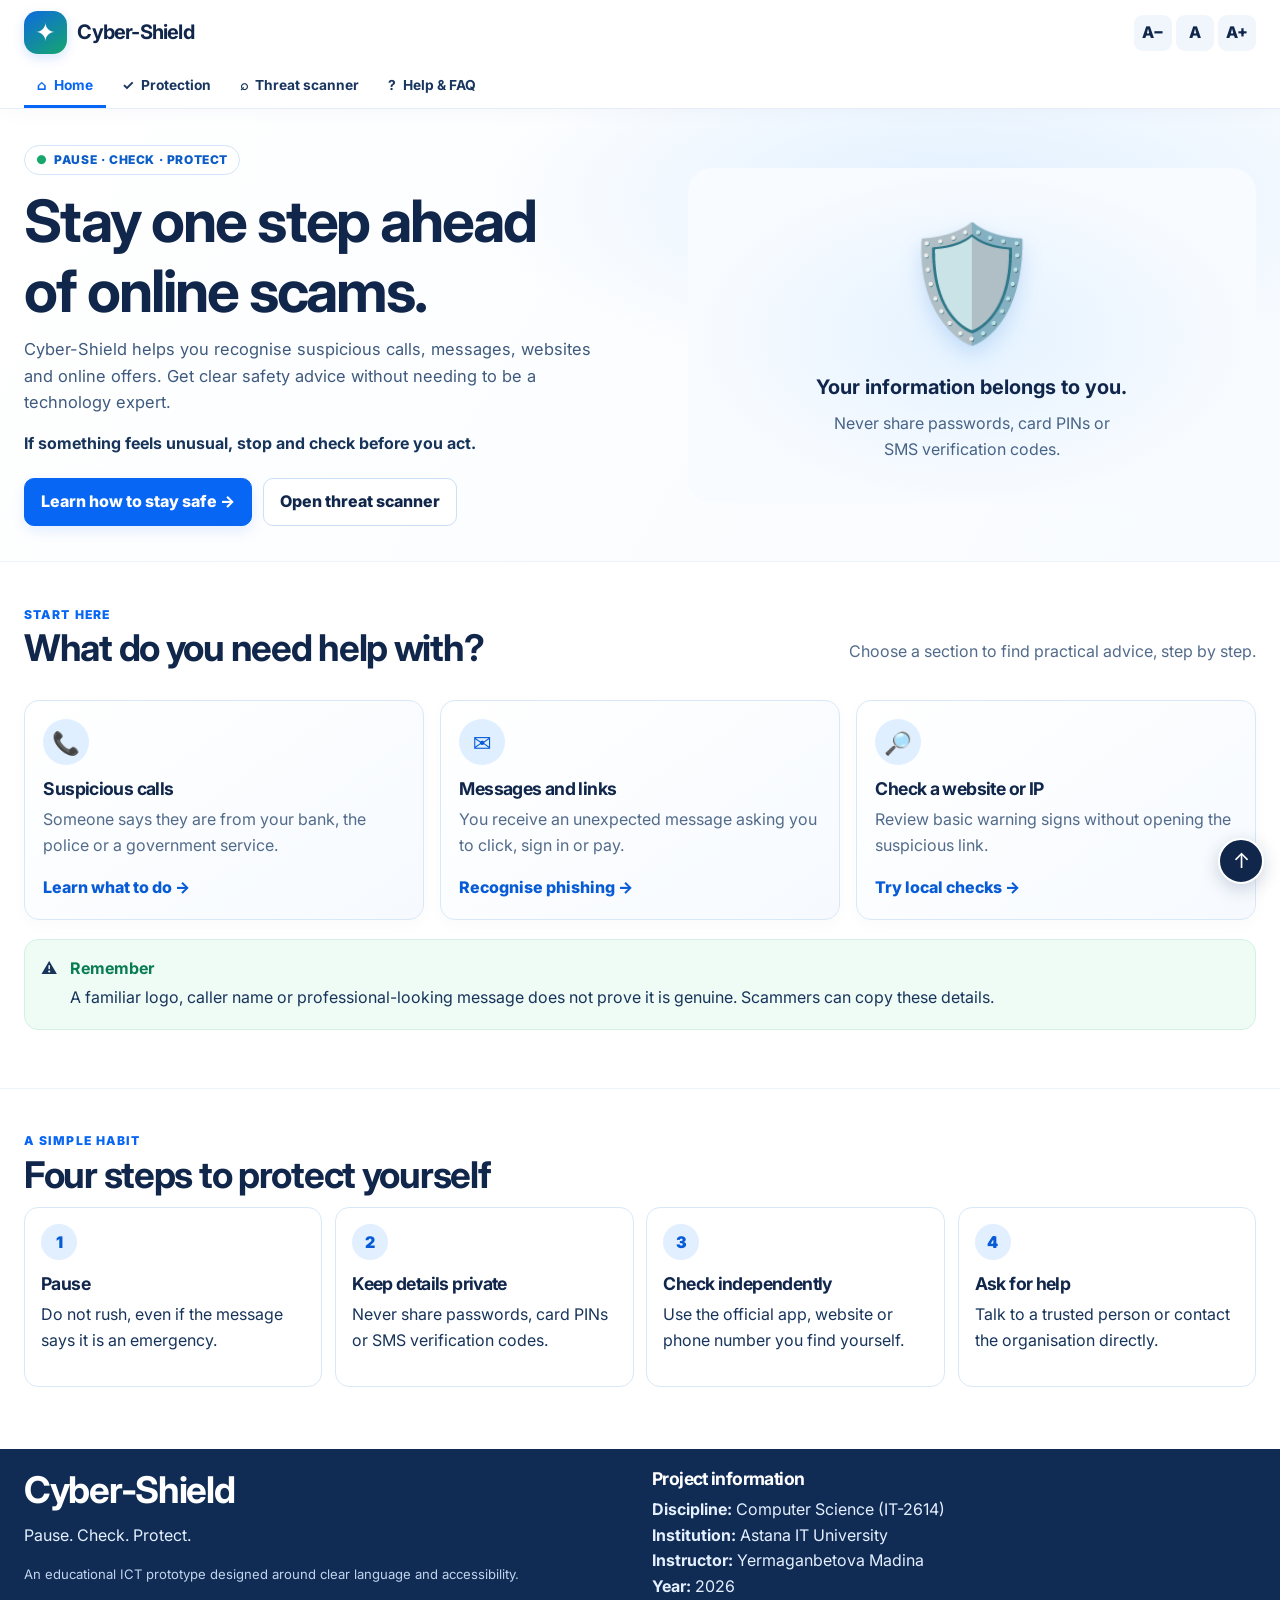
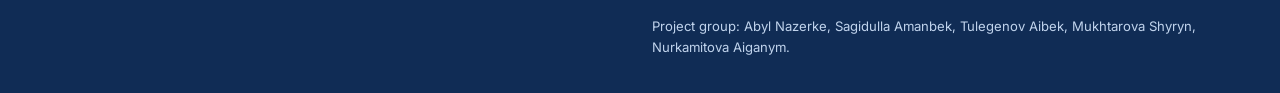
<file: index.html>
<!doctype html><html lang="en"><head><meta charset="utf-8"><meta name="viewport" content="width=device-width,initial-scale=1"><meta name="description" content="Recognise online scams and find safer next steps."><title>Home | Cyber-Shield</title><link rel="stylesheet" href="styles.css"></head><body><a class="skip" href="#main">Skip to main content</a><header class="topbar" id="top"><div class="shell"><div class="toprow"><a class="brand" href="index.html"><span class="logo" aria-hidden="true">✦</span><span><strong>Cyber-Shield</strong><small>Simple guidance for a safer digital life</small></span></a><div class="tools" aria-label="Accessibility controls"><span>Text size</span><button class="tool" data-font="down" aria-label="Decrease text size">A−</button><button class="tool" data-font="reset" aria-label="Reset text size">A</button><button class="tool" data-font="up" aria-label="Increase text size">A+</button></div></div><div class="navwrap"><nav class="nav" aria-label="Main navigation"><a href="index.html" aria-current="page"><span aria-hidden="true">⌂</span> Home</a><a href="protect.html"><span aria-hidden="true">✓</span> Protection</a><a href="scanner.html"><span aria-hidden="true">⌕</span> Threat scanner</a><a href="help.html"><span aria-hidden="true">?</span> Help & FAQ</a></nav></div></div></header><main id="main"><section class="hero"><div class="shell hero-grid"><div><span class="eyebrow">PAUSE · CHECK · PROTECT</span><h1>Stay one step ahead of online scams.</h1><p class="lead">Cyber-Shield helps you recognise suspicious calls, messages, websites and online offers. Get clear safety advice without needing to be a technology expert.</p><p><strong>If something feels unusual, stop and check before you act.</strong></p><div class="actions"><a class="btn" href="protect.html">Learn how to stay safe →</a><a class="btn alt" href="scanner.html">Open threat scanner</a></div></div><aside class="visual"><div class="shield" aria-hidden="true">🛡️</div><strong>Your information belongs to you.</strong><p>Never share passwords, card PINs or SMS verification codes.</p></aside></div></section><section class="section"><div class="shell"><div class="section-head"><div><span class="kicker">Start here</span><h2>What do you need help with?</h2></div><p>Choose a section to find practical advice, step by step.</p></div><div class="cards"><article class="card"><div class="iconbox">📞</div><h3>Suspicious calls</h3><p>Someone says they are from your bank, the police or a government service.</p><a class="arrow" href="protect.html#calls">Learn what to do →</a></article><article class="card"><div class="iconbox">✉️</div><h3>Messages and links</h3><p>You receive an unexpected message asking you to click, sign in or pay.</p><a class="arrow" href="protect.html#phishing">Recognise phishing →</a></article><article class="card"><div class="iconbox">🔎</div><h3>Check a website or IP</h3><p>Review basic warning signs without opening the suspicious link.</p><a class="arrow" href="scanner.html">Try local checks →</a></article></div><div class="callout"><span>⚠️</span><div><strong>Remember</strong><p>A familiar logo, caller name or professional-looking message does not prove it is genuine. Scammers can copy these details.</p></div></div></div></section><section class="section"><div class="shell"><span class="kicker">A simple habit</span><h2>Four steps to protect yourself</h2><div class="steps"><article class="step"><h3>Pause</h3><p>Do not rush, even if the message says it is an emergency.</p></article><article class="step"><h3>Keep details private</h3><p>Never share passwords, card PINs or SMS verification codes.</p></article><article class="step"><h3>Check independently</h3><p>Use the official app, website or phone number you find yourself.</p></article><article class="step"><h3>Ask for help</h3><p>Talk to a trusted person or contact the organisation directly.</p></article></div></div></section></main><footer class="footer"><div class="shell footer-grid"><div><h2>Cyber-Shield</h2><p>Pause. Check. Protect.</p><p class="footnote">An educational ICT prototype designed around clear language and accessibility.</p></div><div><h3>Project information</h3><p><strong>Discipline:</strong> Computer Science (IT-2614)<br><strong>Institution:</strong> Astana IT University<br><strong>Instructor:</strong> Yermaganbetova Madina<br><strong>Year:</strong> 2026</p><p class="footnote">Project group: Abyl Nazerke, Sagidulla Amanbek, Tulegenov Aibek, Mukhtarova Shyryn, Nurkamitova Aiganym.</p></div></div></footer><button class="backtop" id="backTop" aria-label="Back to top" title="Back to top">↑</button><script src="script.js"></script></body></html>
</file>
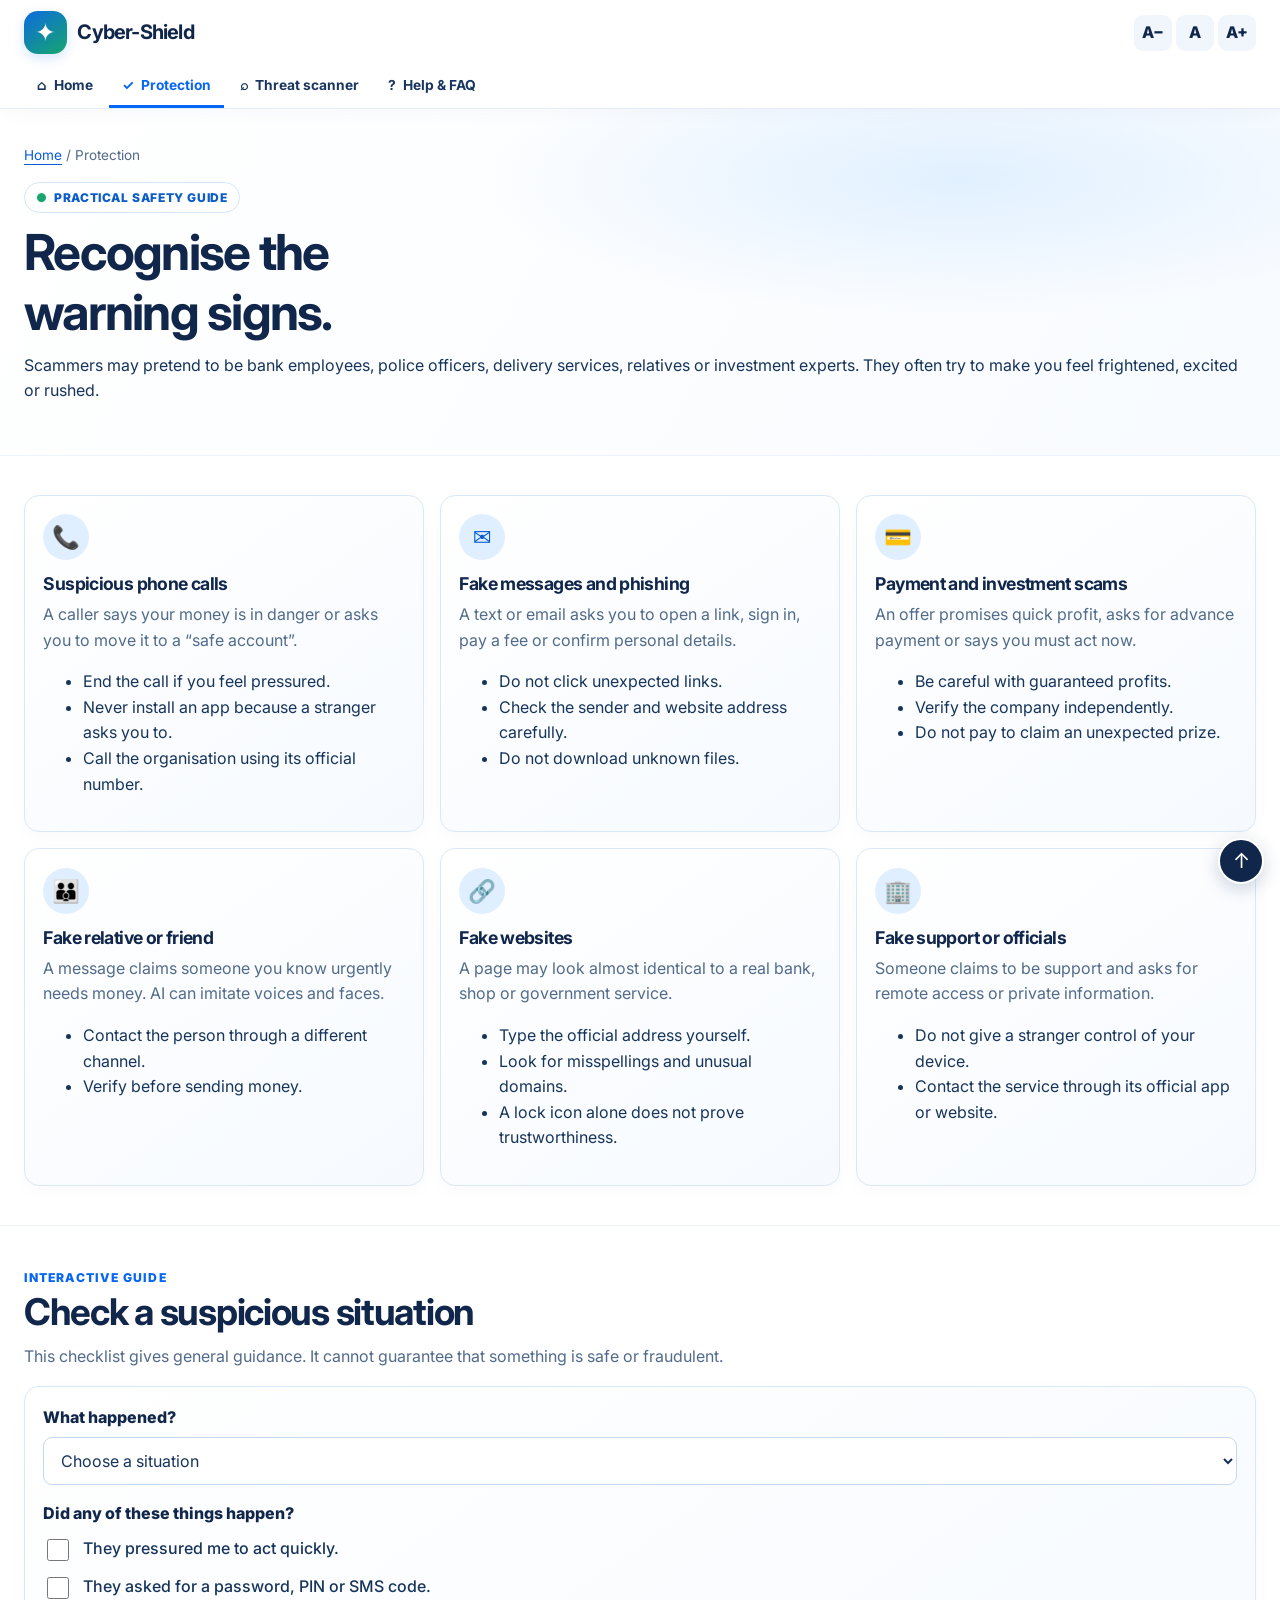
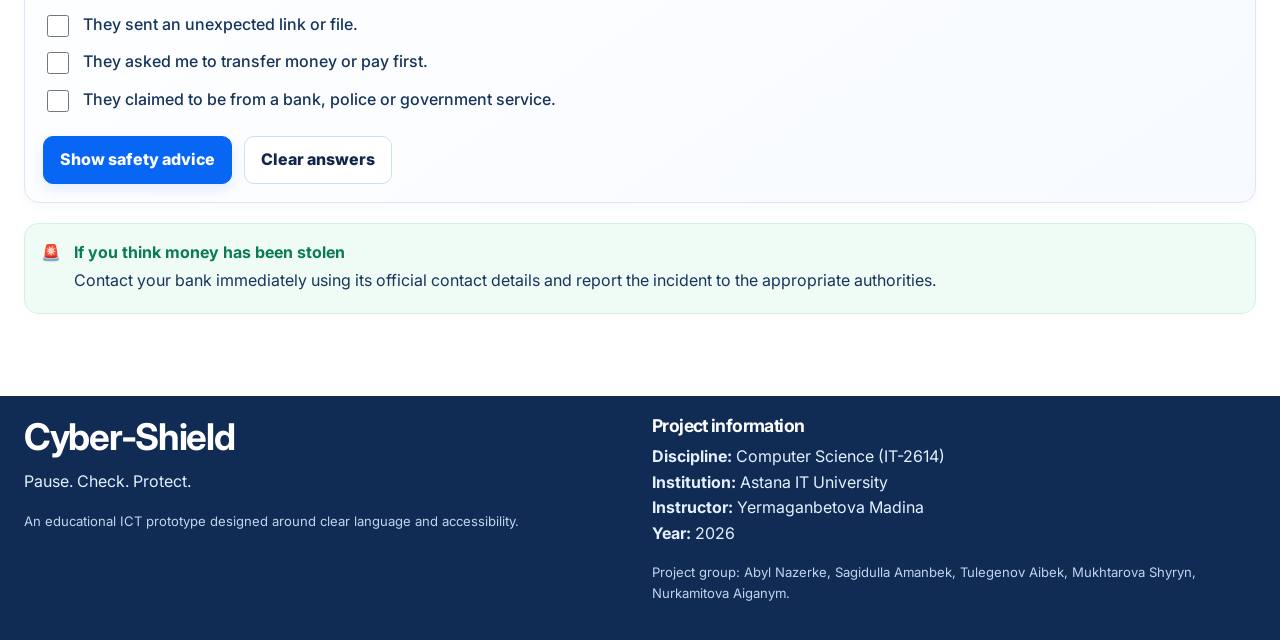
<file: protect.html>
<!doctype html><html lang="en"><head><meta charset="utf-8"><meta name="viewport" content="width=device-width,initial-scale=1"><meta name="description" content="Learn to recognise suspicious calls, phishing messages and scams."><title>Protection | Cyber-Shield</title><link rel="stylesheet" href="styles.css"></head><body><a class="skip" href="#main">Skip to main content</a><header class="topbar" id="top"><div class="shell"><div class="toprow"><a class="brand" href="index.html"><span class="logo" aria-hidden="true">✦</span><span><strong>Cyber-Shield</strong><small>Simple guidance for a safer digital life</small></span></a><div class="tools" aria-label="Accessibility controls"><span>Text size</span><button class="tool" data-font="down" aria-label="Decrease text size">A−</button><button class="tool" data-font="reset" aria-label="Reset text size">A</button><button class="tool" data-font="up" aria-label="Increase text size">A+</button></div></div><div class="navwrap"><nav class="nav" aria-label="Main navigation"><a href="index.html"><span aria-hidden="true">⌂</span> Home</a><a href="protect.html" aria-current="page"><span aria-hidden="true">✓</span> Protection</a><a href="scanner.html"><span aria-hidden="true">⌕</span> Threat scanner</a><a href="help.html"><span aria-hidden="true">?</span> Help & FAQ</a></nav></div></div></header><main id="main"><section class="pagehero"><div class="shell"><div class="breadcrumb"><a href="index.html">Home</a> / Protection</div><span class="eyebrow">PRACTICAL SAFETY GUIDE</span><h1>Recognise the warning signs.</h1><p>Scammers may pretend to be bank employees, police officers, delivery services, relatives or investment experts. They often try to make you feel frightened, excited or rushed.</p></div></section><section class="section"><div class="shell"><div class="cards"><article class="card" id="calls"><div class="iconbox">📞</div><h3>Suspicious phone calls</h3><p>A caller says your money is in danger or asks you to move it to a “safe account”.</p><ul><li>End the call if you feel pressured.</li><li>Never install an app because a stranger asks you to.</li><li>Call the organisation using its official number.</li></ul></article><article class="card" id="phishing"><div class="iconbox">✉️</div><h3>Fake messages and phishing</h3><p>A text or email asks you to open a link, sign in, pay a fee or confirm personal details.</p><ul><li>Do not click unexpected links.</li><li>Check the sender and website address carefully.</li><li>Do not download unknown files.</li></ul></article><article class="card"><div class="iconbox">💳</div><h3>Payment and investment scams</h3><p>An offer promises quick profit, asks for advance payment or says you must act now.</p><ul><li>Be careful with guaranteed profits.</li><li>Verify the company independently.</li><li>Do not pay to claim an unexpected prize.</li></ul></article><article class="card"><div class="iconbox">👪</div><h3>Fake relative or friend</h3><p>A message claims someone you know urgently needs money. AI can imitate voices and faces.</p><ul><li>Contact the person through a different channel.</li><li>Verify before sending money.</li></ul></article><article class="card"><div class="iconbox">🔗</div><h3>Fake websites</h3><p>A page may look almost identical to a real bank, shop or government service.</p><ul><li>Type the official address yourself.</li><li>Look for misspellings and unusual domains.</li><li>A lock icon alone does not prove trustworthiness.</li></ul></article><article class="card"><div class="iconbox">🏢</div><h3>Fake support or officials</h3><p>Someone claims to be support and asks for remote access or private information.</p><ul><li>Do not give a stranger control of your device.</li><li>Contact the service through its official app or website.</li></ul></article></div></div></section><section class="section" id="situation-check"><div class="shell"><span class="kicker">Interactive guide</span><h2>Check a suspicious situation</h2><p class="muted">This checklist gives general guidance. It cannot guarantee that something is safe or fraudulent.</p><div class="panel"><form id="situationForm"><div class="field"><label for="situation">What happened?</label><select id="situation" required><option value="">Choose a situation</option><option value="call">Someone called me</option><option value="message">I received a text or email</option><option value="website">I was asked to visit a website</option><option value="payment">Someone asked me to send money</option><option value="account">Someone asked for account or verification details</option><option value="offer">I received an investment, prize or job offer</option></select></div><div class="legend">Did any of these things happen?</div><div class="checkrow"><input type="checkbox" id="pressure" name="warning" value="pressure"><label for="pressure">They pressured me to act quickly.</label></div><div class="checkrow"><input type="checkbox" id="code" name="warning" value="code"><label for="code">They asked for a password, PIN or SMS code.</label></div><div class="checkrow"><input type="checkbox" id="link" name="warning" value="link"><label for="link">They sent an unexpected link or file.</label></div><div class="checkrow"><input type="checkbox" id="money" name="warning" value="money"><label for="money">They asked me to transfer money or pay first.</label></div><div class="checkrow"><input type="checkbox" id="identity" name="warning" value="identity"><label for="identity">They claimed to be from a bank, police or government service.</label></div><div class="actions"><button class="btn" type="submit">Show safety advice</button><button class="btn alt" type="reset">Clear answers</button></div></form><div class="result" id="situationResult" role="status" aria-live="polite" tabindex="-1"></div></div><div class="callout"><span>🚨</span><div><strong>If you think money has been stolen</strong><p>Contact your bank immediately using its official contact details and report the incident to the appropriate authorities.</p></div></div></div></section></main><footer class="footer"><div class="shell footer-grid"><div><h2>Cyber-Shield</h2><p>Pause. Check. Protect.</p><p class="footnote">An educational ICT prototype designed around clear language and accessibility.</p></div><div><h3>Project information</h3><p><strong>Discipline:</strong> Computer Science (IT-2614)<br><strong>Institution:</strong> Astana IT University<br><strong>Instructor:</strong> Yermaganbetova Madina<br><strong>Year:</strong> 2026</p><p class="footnote">Project group: Abyl Nazerke, Sagidulla Amanbek, Tulegenov Aibek, Mukhtarova Shyryn, Nurkamitova Aiganym.</p></div></div></footer><button class="backtop" id="backTop" aria-label="Back to top" title="Back to top">↑</button><script src="script.js"></script></body></html>
</file>
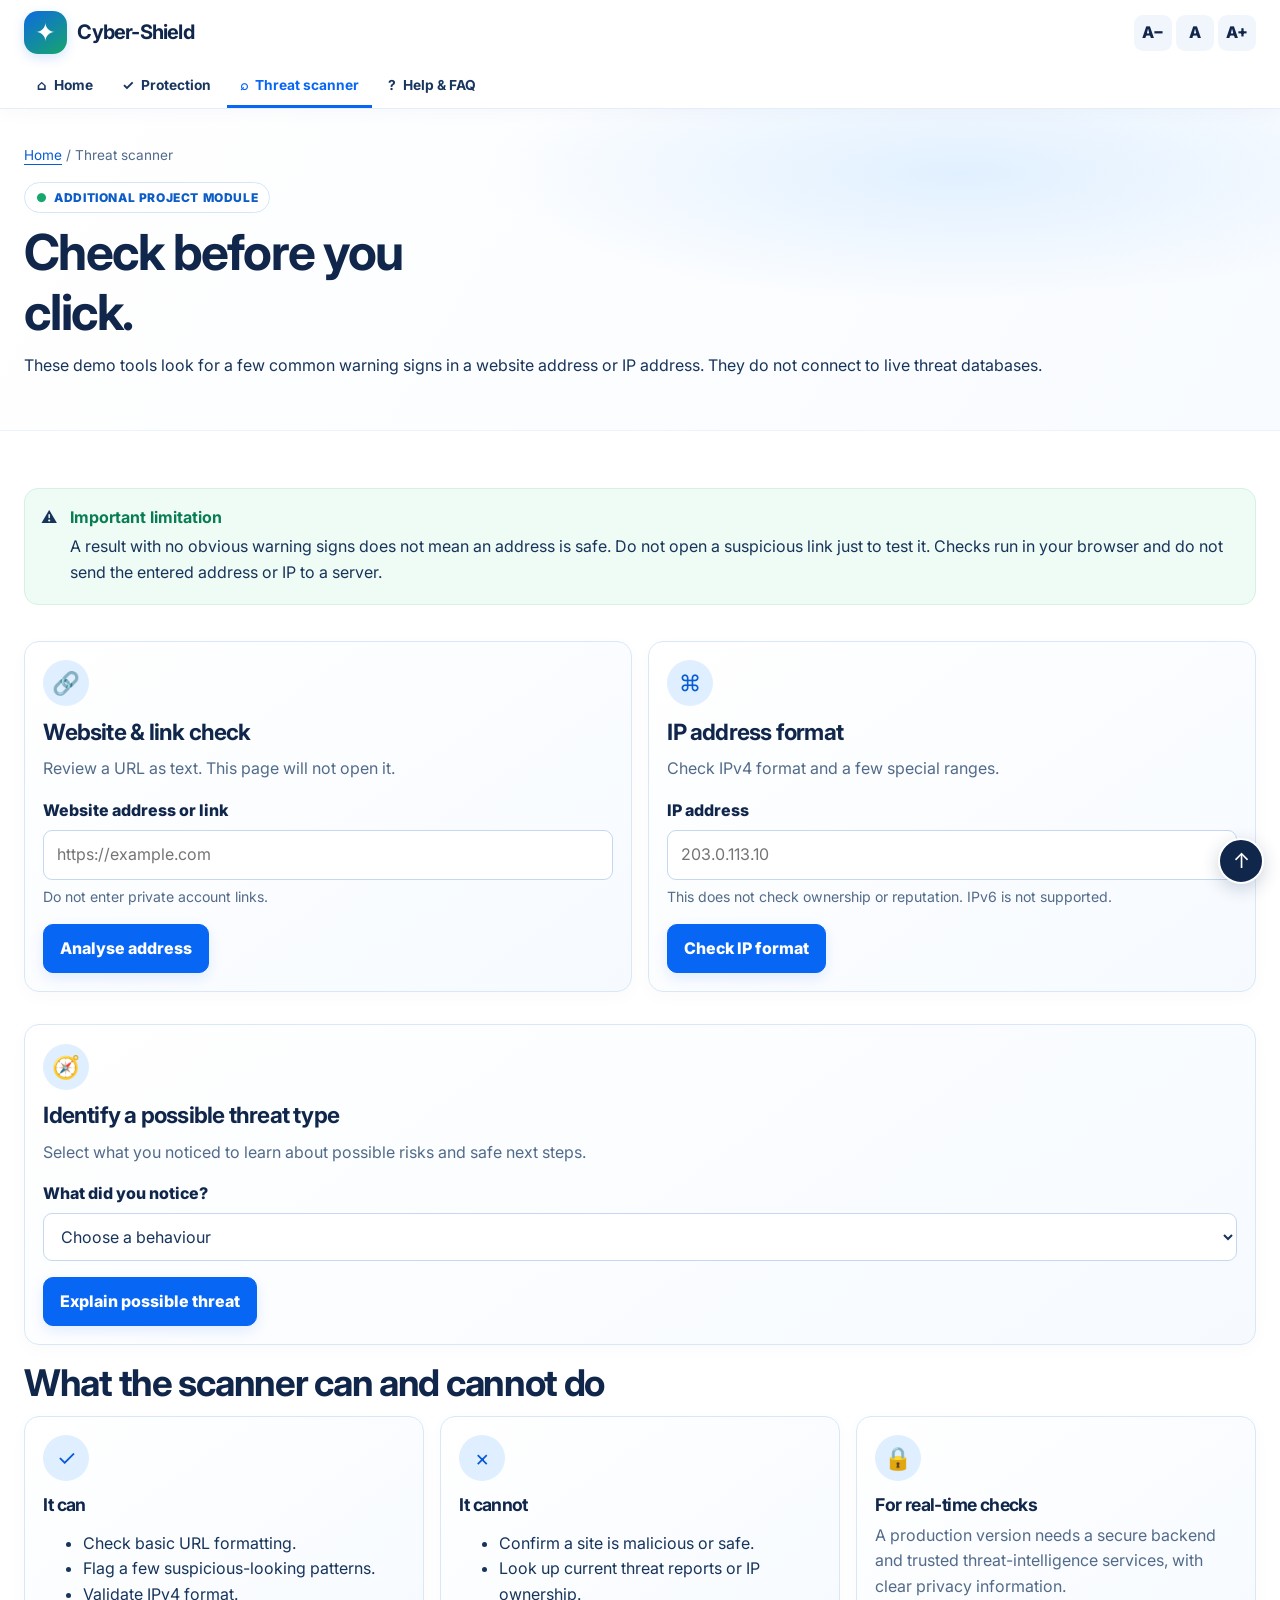
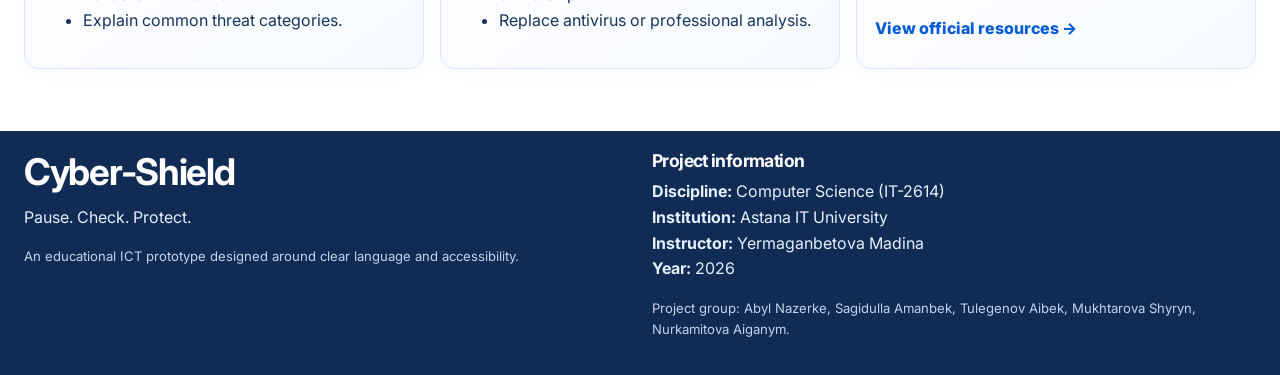
<file: scanner.html>
<!doctype html><html lang="en"><head><meta charset="utf-8"><meta name="viewport" content="width=device-width,initial-scale=1"><meta name="description" content="Review basic warning signs in a URL or IP address."><title>Threat Scanner | Cyber-Shield</title><link rel="stylesheet" href="styles.css"></head><body><a class="skip" href="#main">Skip to main content</a><header class="topbar" id="top"><div class="shell"><div class="toprow"><a class="brand" href="index.html"><span class="logo" aria-hidden="true">✦</span><span><strong>Cyber-Shield</strong><small>Simple guidance for a safer digital life</small></span></a><div class="tools" aria-label="Accessibility controls"><span>Text size</span><button class="tool" data-font="down" aria-label="Decrease text size">A−</button><button class="tool" data-font="reset" aria-label="Reset text size">A</button><button class="tool" data-font="up" aria-label="Increase text size">A+</button></div></div><div class="navwrap"><nav class="nav" aria-label="Main navigation"><a href="index.html"><span aria-hidden="true">⌂</span> Home</a><a href="protect.html"><span aria-hidden="true">✓</span> Protection</a><a href="scanner.html" aria-current="page"><span aria-hidden="true">⌕</span> Threat scanner</a><a href="help.html"><span aria-hidden="true">?</span> Help & FAQ</a></nav></div></div></header><main id="main"><section class="pagehero"><div class="shell"><div class="breadcrumb"><a href="index.html">Home</a> / Threat scanner</div><span class="eyebrow">ADDITIONAL PROJECT MODULE</span><h1>Check before you click.</h1><p>These demo tools look for a few common warning signs in a website address or IP address. They do not connect to live threat databases.</p></div></section><section class="section"><div class="shell"><div class="callout"><span>⚠️</span><div><strong>Important limitation</strong><p>A result with no obvious warning signs does not mean an address is safe. Do not open a suspicious link just to test it. Checks run in your browser and do not send the entered address or IP to a server.</p></div></div><div class="two-col"><div class="panel"><div class="iconbox">🔗</div><h2 style="font-size:1.4rem">Website &amp; link check</h2><p class="muted">Review a URL as text. This page will not open it.</p><form id="urlForm"><div class="field"><label for="urlInput">Website address or link</label><input id="urlInput" type="text" inputmode="url" autocomplete="off" placeholder="https://example.com" required><span class="helptext">Do not enter private account links.</span></div><button class="btn" type="submit">Analyse address</button></form><div class="result" id="urlResult" role="status" aria-live="polite" tabindex="-1"></div></div><div class="panel"><div class="iconbox">⌘</div><h2 style="font-size:1.4rem">IP address format</h2><p class="muted">Check IPv4 format and a few special ranges.</p><form id="ipForm"><div class="field"><label for="ipInput">IP address</label><input id="ipInput" type="text" inputmode="decimal" autocomplete="off" placeholder="203.0.113.10" required><span class="helptext">This does not check ownership or reputation. IPv6 is not supported.</span></div><button class="btn" type="submit">Check IP format</button></form><div class="result" id="ipResult" role="status" aria-live="polite" tabindex="-1"></div></div></div><div class="panel"><div class="iconbox">🧭</div><h2 style="font-size:1.4rem">Identify a possible threat type</h2><p class="muted">Select what you noticed to learn about possible risks and safe next steps.</p><form id="threatForm"><div class="field"><label for="threatType">What did you notice?</label><select id="threatType" required><option value="">Choose a behaviour</option><option value="credentials">A page asks me to sign in or reveal a code unexpectedly.</option><option value="download">A link asks me to download an unknown file or app.</option><option value="payment">A person demands money or promises guaranteed profit.</option><option value="impersonation">A person pretends to be a trusted organisation or relative.</option><option value="access">Someone asks for remote access to my device.</option><option value="unknown">I am not sure what is happening.</option></select></div><button class="btn" type="submit">Explain possible threat</button></form><div class="result" id="threatResult" role="status" aria-live="polite" tabindex="-1"></div></div><h2>What the scanner can and cannot do</h2><div class="cards"><article class="card"><div class="iconbox">✓</div><h3>It can</h3><ul><li>Check basic URL formatting.</li><li>Flag a few suspicious-looking patterns.</li><li>Validate IPv4 format.</li><li>Explain common threat categories.</li></ul></article><article class="card"><div class="iconbox">×</div><h3>It cannot</h3><ul><li>Confirm a site is malicious or safe.</li><li>Look up current threat reports or IP ownership.</li><li>Replace antivirus or professional analysis.</li></ul></article><article class="card"><div class="iconbox">🔒</div><h3>For real-time checks</h3><p>A production version needs a secure backend and trusted threat-intelligence services, with clear privacy information.</p><a class="arrow" href="help.html#resources">View official resources →</a></article></div></div></section></main><footer class="footer"><div class="shell footer-grid"><div><h2>Cyber-Shield</h2><p>Pause. Check. Protect.</p><p class="footnote">An educational ICT prototype designed around clear language and accessibility.</p></div><div><h3>Project information</h3><p><strong>Discipline:</strong> Computer Science (IT-2614)<br><strong>Institution:</strong> Astana IT University<br><strong>Instructor:</strong> Yermaganbetova Madina<br><strong>Year:</strong> 2026</p><p class="footnote">Project group: Abyl Nazerke, Sagidulla Amanbek, Tulegenov Aibek, Mukhtarova Shyryn, Nurkamitova Aiganym.</p></div></div></footer><button class="backtop" id="backTop" aria-label="Back to top" title="Back to top">↑</button><script src="script.js"></script></body></html>
</file>
<file: styles.css>
@import url('https://fonts.googleapis.com/css2?family=Inter:wght@400;500;600;700;800&display=swap');
:root{--navy:#10264b;--blue:#0866f5;--mint:#dff8ec;--cream:#f7fbff;--ink:#17345b;--muted:#526b8a;--line:#d9e8f8;--gold:#f2c66d;--font:16px}*{box-sizing:border-box}html{scroll-behavior:smooth}body{margin:0;background:#fff;color:var(--ink);font:var(--font)/1.6 Inter,system-ui,-apple-system,"Segoe UI",sans-serif}a{color:#075bd6;text-underline-offset:4px}button,input,select{font:inherit}a:focus-visible,button:focus-visible,input:focus-visible,select:focus-visible,summary:focus-visible{outline:3px solid #ffbd3d;outline-offset:3px}.shell{width:min(1240px,calc(100% - 3rem));margin:auto}.skip{position:absolute;top:-5rem;left:1rem;background:white;padding:1rem;z-index:9}.skip:focus{top:1rem}.topbar{background:#fff;color:var(--navy);position:sticky;top:0;z-index:10;border-bottom:1px solid #e5eef8;box-shadow:0 3px 18px #12345b08}.toprow{display:flex;align-items:center;justify-content:space-between;gap:1rem;padding:.7rem 0;flex-wrap:wrap}.brand{display:flex;align-items:center;gap:.65rem;color:var(--navy);text-decoration:none}.logo{width:43px;height:43px;border-radius:14px;display:grid;place-items:center;background:linear-gradient(145deg,#0d6bdf,#16a66d);color:white;font-size:1.55rem;font-weight:900;box-shadow:0 4px 12px #0866f52b}.brand strong{display:block;font-size:1.25rem;line-height:1.15;letter-spacing:-.04em}.brand small{display:none}.tools{display:flex;align-items:center;gap:.25rem;flex-wrap:wrap}.tools span{display:none}.tool{min-width:38px;min-height:36px;border:0;border-radius:9px;color:var(--navy);background:#f1f6fc;font-weight:800}.tool:hover{background:#e3efff}.navwrap{border:0}.nav{display:flex;gap:.2rem;flex-wrap:wrap;padding:0}.nav a{display:flex;align-items:center;gap:.45rem;min-height:43px;padding:.55rem .8rem;border-radius:0;color:#18365f;text-decoration:none;font-size:.86rem;font-weight:700;border-bottom:3px solid transparent}.nav a:hover{background:#f4f8ff;color:var(--blue)}.nav a[aria-current=page]{background:transparent;color:var(--blue);border-bottom-color:var(--blue)}.hero,.pagehero{padding:2.2rem 0;background:radial-gradient(ellipse at 75% 20%,#e1f0ff 0,transparent 35%),linear-gradient(120deg,#fff,#f8fbff)}.hero-grid{display:grid;grid-template-columns:1fr .9fr;gap:2rem;align-items:center}.eyebrow{display:inline-flex;border:1px solid #d4e6fa;background:white;padding:.3rem .7rem;border-radius:99px;color:#0c5dc7;font-size:.75rem;font-weight:850;letter-spacing:.05em}.eyebrow:before{content:'●';color:#17a66b;margin-right:.4rem}h1,h2,h3{color:var(--navy);line-height:1.2;letter-spacing:-.035em}h1{font-size:clamp(2.3rem,4.8vw,3.65rem);margin:.65rem 0;max-width:15ch}h2{font-size:clamp(1.65rem,3vw,2.3rem);margin:0 0 .65rem}h3{font-size:1.1rem;margin:0 0 .5rem}p{margin:.5rem 0 1rem}.lead{font-size:1.03rem;max-width:58ch;color:#3e5a7e}.actions{display:flex;gap:.7rem;flex-wrap:wrap;margin-top:1.3rem}.btn{min-height:46px;display:inline-flex;align-items:center;justify-content:center;padding:.65rem 1rem;border-radius:10px;background:var(--blue);border:1px solid var(--blue);color:white;text-decoration:none;font-weight:800;cursor:pointer;box-shadow:0 5px 14px #0866f51c}.btn:hover{background:#004fce;color:white;transform:translateY(-1px)}.btn.alt{background:white;color:var(--navy);border-color:#cbdff6;box-shadow:none}.visual{min-height:290px;background:radial-gradient(ellipse at center,#e4f2ff,#f8fbff 70%);border-radius:24px;padding:1.5rem;color:var(--navy);display:flex;flex-direction:column;align-items:center;justify-content:center;text-align:center}.visual .shield{font-size:7rem;filter:drop-shadow(0 8px 10px #0b69d52b)}.visual strong{font-size:1.25rem}.visual p{color:#476487;max-width:30ch}.section{padding:2.4rem 0;border-top:1px solid #edf3fa}.section-head{display:flex;justify-content:space-between;align-items:end;gap:1rem;margin-bottom:1.2rem}.section-head p,.muted{color:var(--muted)}.kicker{font-size:.76rem;font-weight:850;text-transform:uppercase;letter-spacing:.09em;color:var(--blue)}.cards{display:grid;grid-template-columns:repeat(3,1fr);gap:1rem}.card,.panel,.resource{background:linear-gradient(145deg,#fff,#f6faff);border:1px solid var(--line);border-radius:15px;padding:1.15rem;box-shadow:0 5px 18px #17345b06}.card p,.resource p{color:var(--muted)}.iconbox{width:46px;height:46px;border-radius:50%;background:#e0efff;color:#075bd6;display:grid;place-items:center;font-size:1.4rem;margin-bottom:.8rem}.arrow{font-weight:800;text-decoration:none}.callout{display:flex;gap:.8rem;align-items:flex-start;background:#effbf5;border:1px solid #d5f1e3;border-radius:14px;padding:1rem;margin:1.2rem 0}.callout strong{color:#087c52}.callout p{margin:.2rem 0}.steps{display:grid;grid-template-columns:repeat(4,1fr);gap:.8rem;counter-reset:step}.step{padding:1rem;background:#fff;border:1px solid var(--line);border-radius:14px}.step:before{counter-increment:step;content:counter(step);display:grid;place-items:center;width:36px;height:36px;background:#e1efff;color:#075bd6;border-radius:50%;font-weight:900;margin-bottom:.8rem}.panel{margin:1rem 0}.field{display:flex;flex-direction:column;gap:.4rem;margin-bottom:1rem}.field label,.legend{font-weight:800;color:var(--navy)}input[type=text],input[type=url],select{width:100%;min-height:48px;padding:.7rem .8rem;border:1px solid #c4d9f1;border-radius:9px;background:white;color:var(--ink)}input[type=checkbox]{width:22px;height:22px;accent-color:var(--blue);vertical-align:middle;margin-right:.45rem}.checkrow{display:flex;align-items:flex-start;gap:.4rem;margin:.6rem 0}.checkrow label{font-weight:500}.helptext,.disclaimer{font-size:.88rem;color:var(--muted)}.result{display:none;border:2px solid var(--line);border-radius:13px;padding:1rem;margin-top:1rem}.result.show{display:block}.result h3{margin-bottom:.4rem}.result.high{background:#fff0ef;border-color:#e7aaa6}.result.medium{background:#fff8e5;border-color:#efd48b}.result.low{background:#effbf4;border-color:#8ed3a9}.result.info{background:#eef6ff;border-color:#9bc6f5}.result .address{overflow-wrap:anywhere}.two-col,.footer-grid{display:grid;grid-template-columns:1fr 1fr;gap:1rem}.faq{display:grid;gap:.7rem}details{background:white;border:1px solid var(--line);border-radius:11px;padding:.8rem 1rem}summary{cursor:pointer;min-height:42px;display:flex;align-items:center;color:var(--navy);font-weight:800}details p{color:var(--muted)}.resources{display:grid;grid-template-columns:repeat(2,1fr);gap:.8rem}.footer{background:#102c55;color:#e4efff;margin-top:1.5rem;padding:1.2rem 0}.footer h2,.footer h3{color:white}.footer a{color:#bde8ff}.footer-grid{gap:1.5rem}.footnote{font-size:.82rem;color:#c1d4ed}.backtop{position:fixed;right:1rem;bottom:1rem;width:46px;height:46px;border-radius:50%;border:2px solid white;background:var(--navy);color:white;font-size:1.3rem;cursor:pointer;box-shadow:0 5px 18px #102c5533}.breadcrumb{font-size:.85rem;color:var(--muted);margin-bottom:1rem}.pagehero h1{font-size:clamp(2.1rem,4vw,3.1rem)}@media(max-width:850px){.hero-grid{grid-template-columns:1fr .8fr}.cards{grid-template-columns:repeat(2,1fr)}.steps{grid-template-columns:repeat(2,1fr)}}@media(max-width:650px){.shell{width:calc(100% - 1.25rem)}.toprow{align-items:center;flex-direction:row}.nav{display:grid;grid-template-columns:repeat(2,1fr)}.nav a{padding:.45rem .35rem;font-size:.78rem;justify-content:center}.hero-grid,.two-col,.footer-grid{grid-template-columns:1fr}.visual{min-height:200px}.visual .shield{font-size:4.5rem}.cards,.steps,.resources{grid-template-columns:1fr}.hero,.pagehero{padding:1.5rem 0}.section{padding:1.6rem 0}.section-head{align-items:flex-start;flex-direction:column}.brand strong{font-size:1.1rem}}@media(prefers-reduced-motion:reduce){html{scroll-behavior:auto}*,*::before,*::after{transition:none!important}}@media print{.tools,.navwrap,.actions,.backtop{display:none!important}.topbar,.footer{background:white;color:black}.brand,.footer h2,.footer h3{color:black}}
</file>
